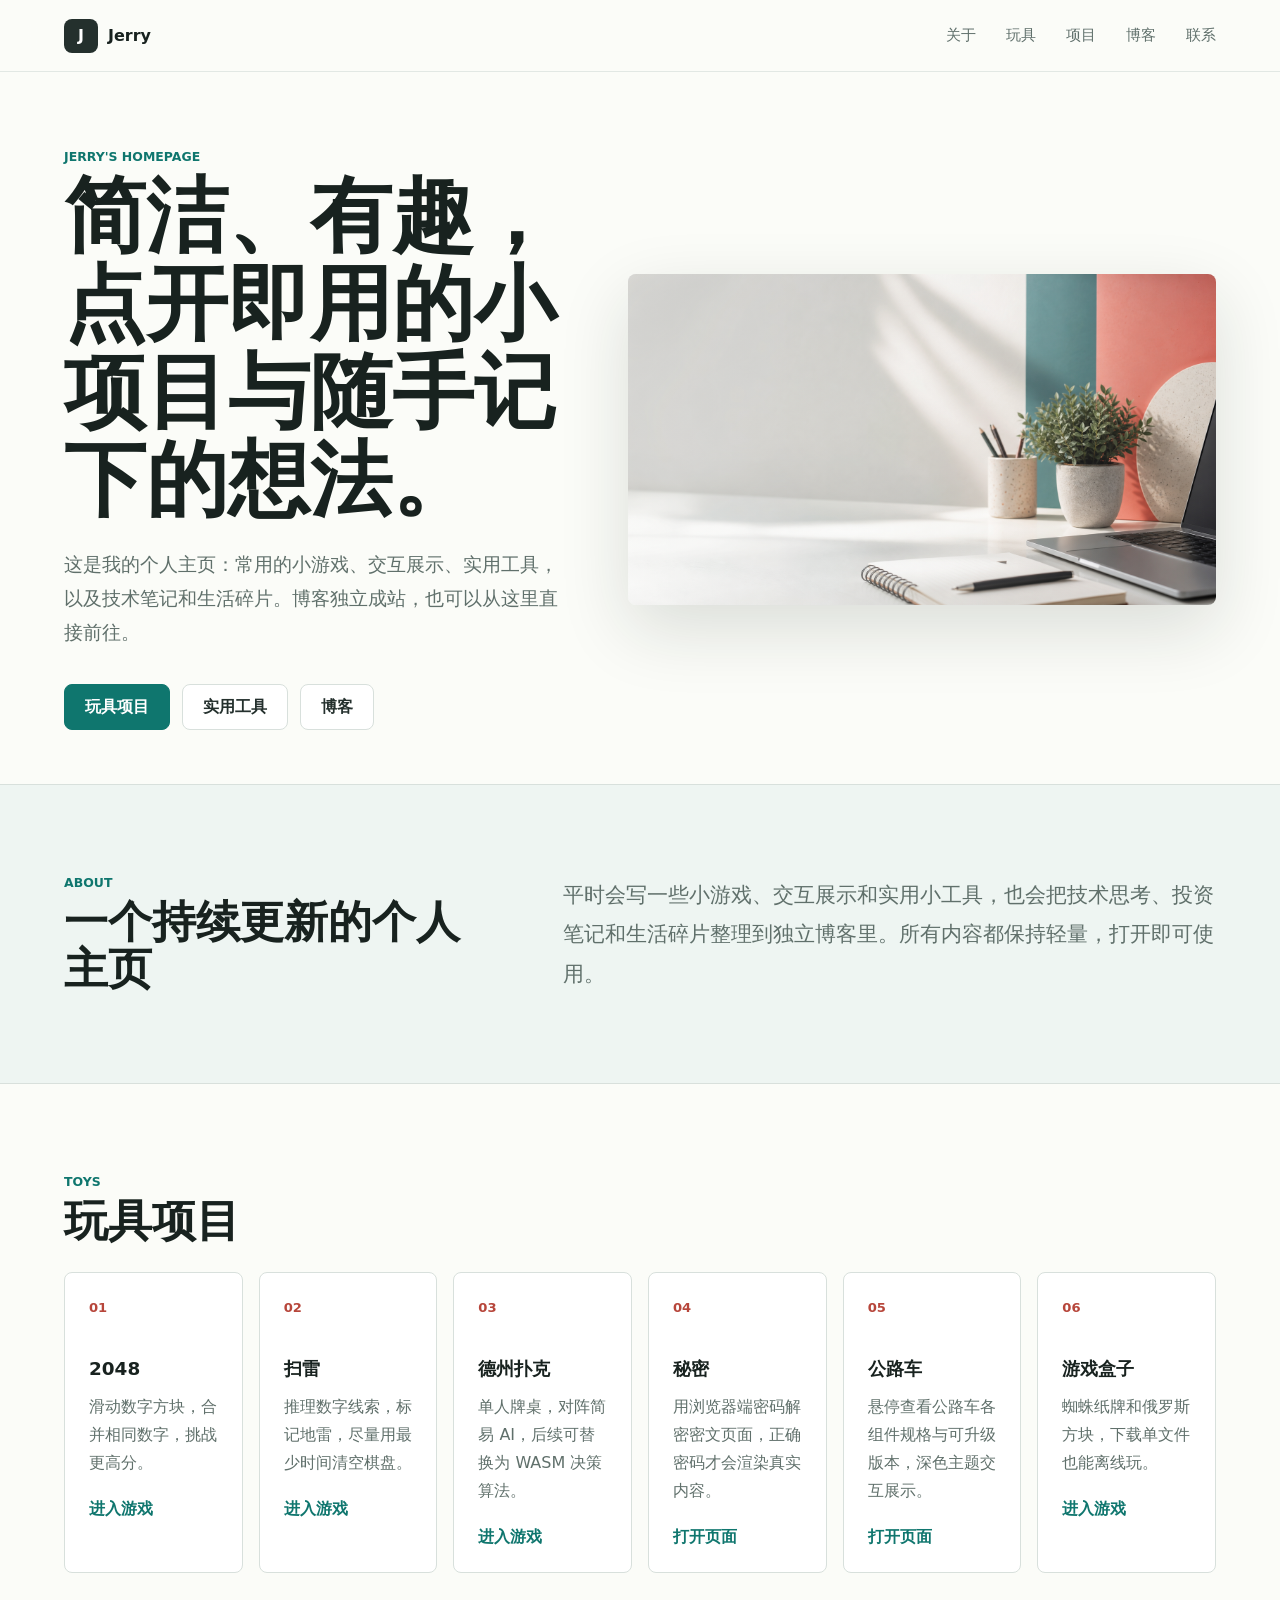
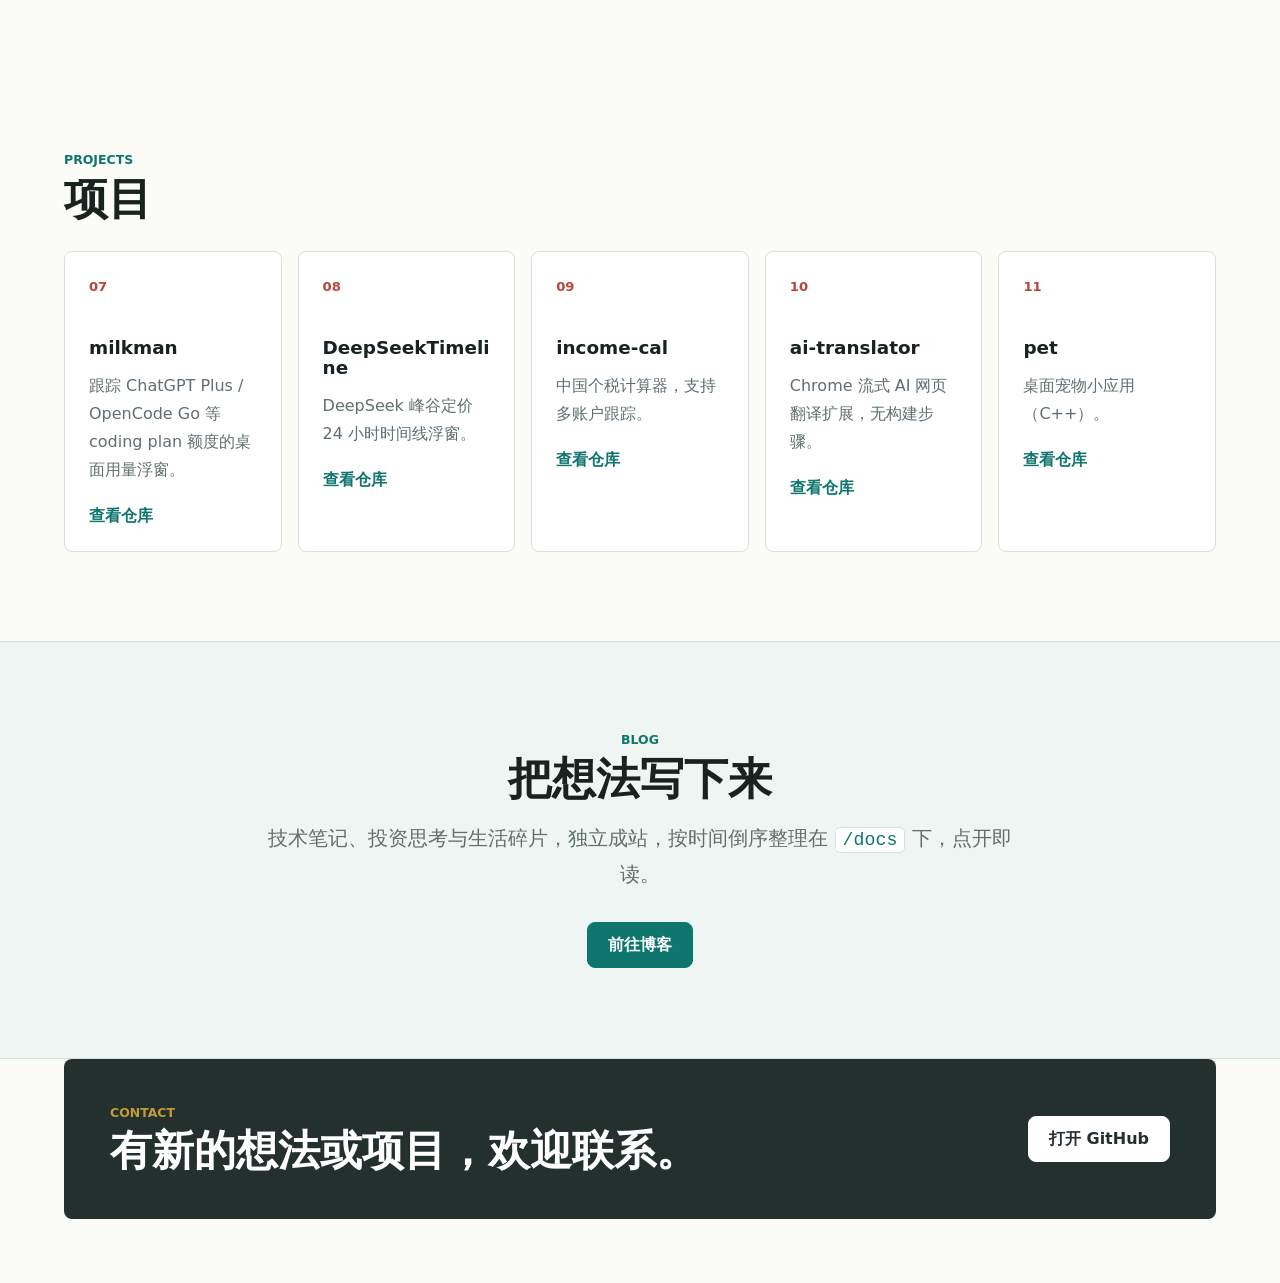
<file: index.html>
<!doctype html>
<html lang="zh-CN">
  <head>
    <meta charset="utf-8" />
    <meta name="viewport" content="width=device-width, initial-scale=1" />
    <meta
      name="description"
      content="Jerry 的个人主页，包含玩具项目、实用小工具与技术博客。"
    />
    <title>Jerry | 个人主页</title>
    <link rel="preload" href="assets/hero-workspace.png" as="image" />
    <link rel="stylesheet" href="styles.css" />
  </head>
  <body>
    <header class="site-header" aria-label="主导航">
      <a class="brand" href="#home" aria-label="Jerry 首页">
        <span class="brand-mark">J</span>
        <span>Jerry</span>
      </a>
      <nav class="nav-links" aria-label="页面导航">
        <a href="#about">关于</a>
        <a href="#work">玩具</a>
        <a href="#projects">项目</a>
        <a href="#blog">博客</a>
        <a href="#contact">联系</a>
      </nav>
    </header>

    <main id="home">
      <section class="hero" aria-label="个人简介">
        <div class="hero-copy">
          <p class="eyebrow">Jerry's Homepage</p>
          <h1>简洁、有趣，点开即用的小项目与随手记下的想法。</h1>
          <p class="hero-text">
            这是我的个人主页：常用的小游戏、交互展示、实用工具，以及技术笔记和生活碎片。博客独立成站，也可以从这里直接前往。
          </p>
          <div class="hero-actions" aria-label="页面快捷入口">
            <a class="button primary" href="#work">玩具项目</a>
            <a class="button secondary" href="#projects">实用工具</a>
            <a class="button secondary" href="#blog">博客</a>
          </div>
        </div>
        <div class="hero-media" aria-hidden="true">
          <img
            src="assets/hero-workspace.png"
            alt=""
            width="1672"
            height="941"
          />
        </div>
      </section>

      <section id="about" class="section intro-section">
        <div class="section-heading">
          <p class="eyebrow">About</p>
          <h2>一个持续更新的个人主页</h2>
        </div>
        <p class="intro-text">
          平时会写一些小游戏、交互展示和实用小工具，也会把技术思考、投资笔记和生活碎片整理到独立博客里。所有内容都保持轻量，打开即可使用。
        </p>
      </section>

      <section id="work" class="section">
        <div class="section-heading">
          <p class="eyebrow">Toys</p>
          <h2>玩具项目</h2>
        </div>
        <div class="feature-grid toys-grid">
          <a class="feature-card app-card" href="apps/2048/index.html">
            <span class="card-index">01</span>
            <h3>2048</h3>
            <p>滑动数字方块，合并相同数字，挑战更高分。</p>
            <span class="card-action">进入游戏</span>
          </a>
          <a class="feature-card app-card" href="apps/minesweeper/index.html">
            <span class="card-index">02</span>
            <h3>扫雷</h3>
            <p>推理数字线索，标记地雷，尽量用最少时间清空棋盘。</p>
            <span class="card-action">进入游戏</span>
          </a>
          <a class="feature-card app-card" href="apps/texas-holdem/index.html">
            <span class="card-index">03</span>
            <h3>德州扑克</h3>
            <p>单人牌桌，对阵简易 AI，后续可替换为 WASM 决策算法。</p>
            <span class="card-action">进入游戏</span>
          </a>
          <a class="feature-card app-card" href="apps/secret/index.html">
            <span class="card-index">04</span>
            <h3>秘密</h3>
            <p>用浏览器端密码解密密文页面，正确密码才会渲染真实内容。</p>
            <span class="card-action">打开页面</span>
          </a>
          <a class="feature-card app-card" href="cycle/">
            <span class="card-index">05</span>
            <h3>公路车</h3>
            <p>悬停查看公路车各组件规格与可升级版本，深色主题交互展示。</p>
            <span class="card-action">打开页面</span>
          </a>
          <a class="feature-card app-card" href="gamebox/">
            <span class="card-index">06</span>
            <h3>游戏盒子</h3>
            <p>蜘蛛纸牌和俄罗斯方块，下载单文件也能离线玩。</p>
            <span class="card-action">进入游戏</span>
          </a>
        </div>
      </section>

      <section id="projects" class="section">
        <div class="section-heading">
          <p class="eyebrow">Projects</p>
          <h2>项目</h2>
        </div>
        <div class="feature-grid">
          <a
            class="feature-card app-card"
            href="https://github.com/jerry2262/milkman"
            aria-label="查看 milkman 仓库（新窗口打开）"
            target="_blank"
            rel="noopener"
          >
            <span class="card-index">07</span>
            <h3>milkman</h3>
            <p>
              跟踪 ChatGPT Plus / OpenCode Go 等 coding plan
              额度的桌面用量浮窗。
            </p>
            <span class="card-action">查看仓库</span>
          </a>
          <a
            class="feature-card app-card"
            href="https://github.com/jerry2262/DeepSeekTimeline"
            aria-label="查看 DeepSeekTimeline 仓库（新窗口打开）"
            target="_blank"
            rel="noopener"
          >
            <span class="card-index">08</span>
            <h3>DeepSeekTimeline</h3>
            <p>DeepSeek 峰谷定价 24 小时时间线浮窗。</p>
            <span class="card-action">查看仓库</span>
          </a>
          <a
            class="feature-card app-card"
            href="https://github.com/jerry2262/income-cal"
            aria-label="查看 income-cal 仓库（新窗口打开）"
            target="_blank"
            rel="noopener"
          >
            <span class="card-index">09</span>
            <h3>income-cal</h3>
            <p>中国个税计算器，支持多账户跟踪。</p>
            <span class="card-action">查看仓库</span>
          </a>
          <a
            class="feature-card app-card"
            href="https://github.com/jerry2262/ai-translator"
            aria-label="查看 ai-translator 仓库（新窗口打开）"
            target="_blank"
            rel="noopener"
          >
            <span class="card-index">10</span>
            <h3>ai-translator</h3>
            <p>Chrome 流式 AI 网页翻译扩展，无构建步骤。</p>
            <span class="card-action">查看仓库</span>
          </a>
          <a
            class="feature-card app-card"
            href="https://github.com/jerry2262/pet"
            aria-label="查看 pet 仓库（新窗口打开）"
            target="_blank"
            rel="noopener"
          >
            <span class="card-index">11</span>
            <h3>pet</h3>
            <p>桌面宠物小应用（C++）。</p>
            <span class="card-action">查看仓库</span>
          </a>
        </div>
      </section>

      <section id="blog" class="section blog-section">
        <div class="blog-copy">
          <p class="eyebrow">Blog</p>
          <h2>把想法写下来</h2>
          <p class="intro-text">
            技术笔记、投资思考与生活碎片，独立成站，按时间倒序整理在
            <code>/docs</code> 下，点开即读。
          </p>
          <a class="button primary" href="docs/">前往博客</a>
        </div>
      </section>

      <section id="contact" class="contact-band" aria-label="联系信息">
        <div>
          <p class="eyebrow">Contact</p>
          <h2>有新的想法或项目，欢迎联系。</h2>
        </div>
        <a
          class="button contact-button"
          href="https://github.com/jerry2262"
          aria-label="打开 Jerry 的 GitHub（新窗口打开）"
          target="_blank"
          rel="noopener"
        >
          打开 GitHub
        </a>
      </section>
    </main>
  </body>
</html>
</file>
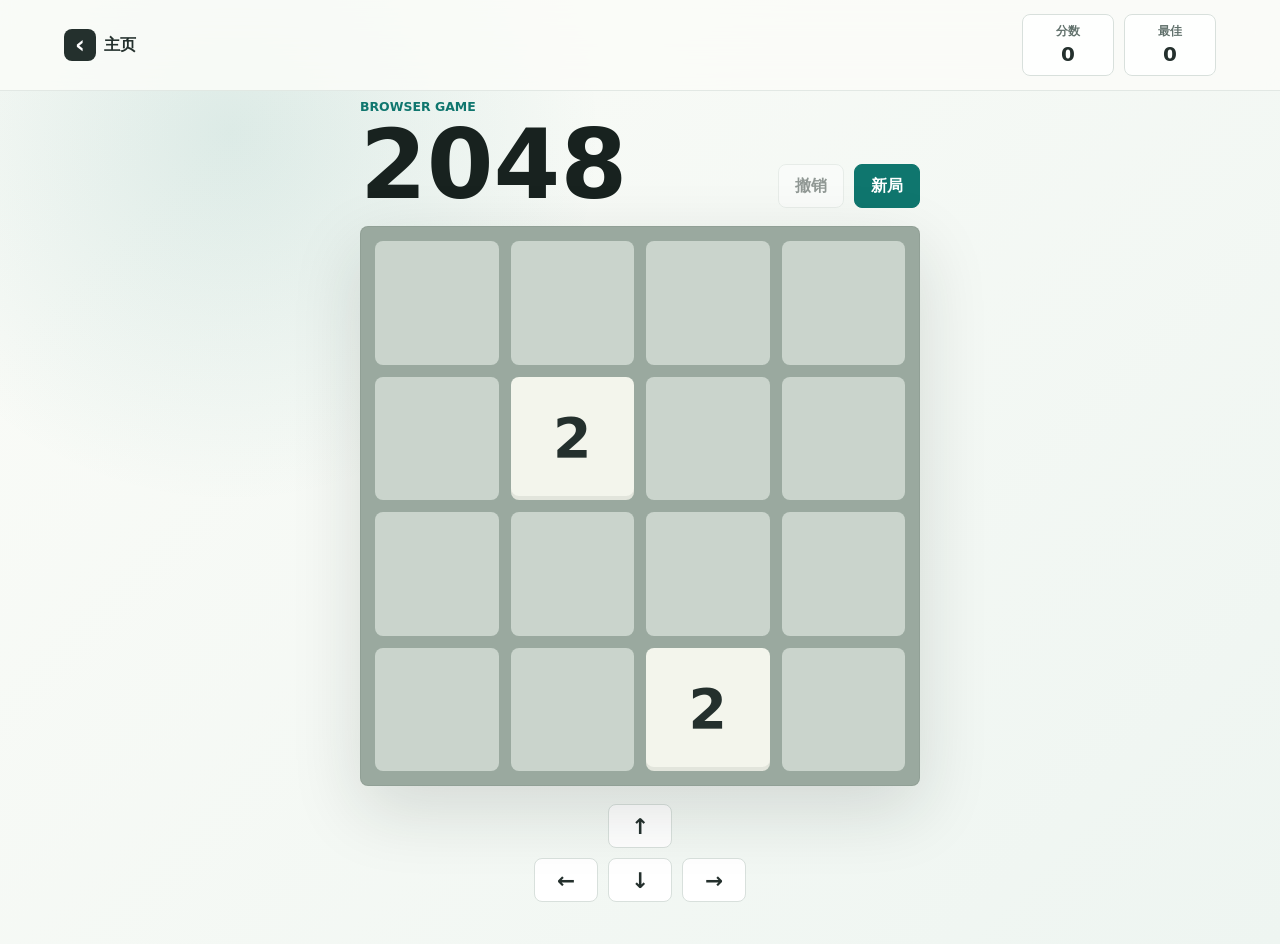
<file: apps/2048/index.html>
<!doctype html>
<html lang="zh-CN">
  <head>
    <meta charset="utf-8" />
    <meta name="viewport" content="width=device-width, initial-scale=1" />
    <meta name="description" content="一个可直接游玩的静态版 2048 游戏。" />
    <title>2048 | Jerry</title>
    <link rel="stylesheet" href="style.css" />
  </head>
  <body>
    <header class="app-header">
      <a class="home-link" href="../../index.html" aria-label="返回主页">
        <span aria-hidden="true">‹</span>
        <span>主页</span>
      </a>
      <div class="status-row" aria-label="游戏分数">
        <div class="status-box">
          <span>分数</span>
          <strong id="score">0</strong>
        </div>
        <div class="status-box">
          <span>最佳</span>
          <strong id="bestScore">0</strong>
        </div>
      </div>
    </header>

    <main class="game-shell">
      <section class="game-panel" aria-label="2048 游戏">
        <div class="game-top">
          <div>
            <p class="eyebrow">Browser Game</p>
            <h1>2048</h1>
          </div>
          <div class="top-actions">
            <button class="ghost-button" id="undoButton" type="button">
              撤销
            </button>
            <button class="solid-button" id="newGameButton" type="button">
              新局
            </button>
          </div>
        </div>

        <div class="board-shell">
          <div
            class="board"
            id="board"
            role="grid"
            aria-label="2048 棋盘"
            tabindex="0"
          ></div>
          <div
            class="game-message"
            id="gameMessage"
            role="status"
            aria-live="assertive"
            aria-atomic="true"
            hidden
          >
            <strong id="messageTitle">游戏结束</strong>
            <button class="solid-button" id="messageButton" type="button">
              再来一局
            </button>
          </div>
        </div>

        <div class="direction-pad" aria-label="方向控制">
          <button type="button" data-direction="up" aria-label="向上移动">
            ↑
          </button>
          <button type="button" data-direction="left" aria-label="向左移动">
            ←
          </button>
          <button type="button" data-direction="down" aria-label="向下移动">
            ↓
          </button>
          <button type="button" data-direction="right" aria-label="向右移动">
            →
          </button>
        </div>
      </section>
    </main>

    <script src="game.js"></script>
  </body>
</html>
</file>
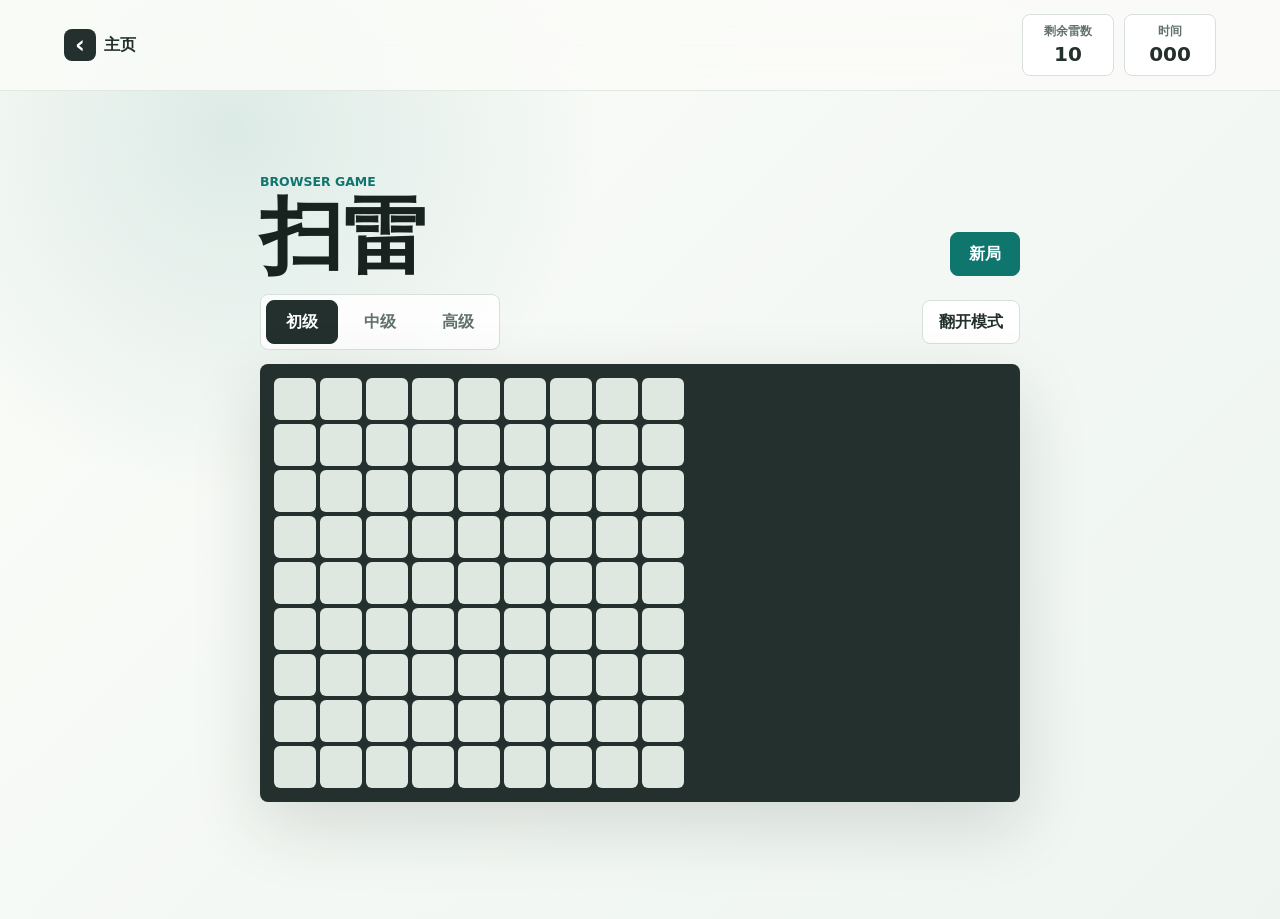
<file: apps/minesweeper/index.html>
<!doctype html>
<html lang="zh-CN">
  <head>
    <meta charset="utf-8" />
    <meta name="viewport" content="width=device-width, initial-scale=1" />
    <meta name="description" content="一个可直接游玩的静态版扫雷游戏。" />
    <title>扫雷 | Jerry</title>
    <link rel="stylesheet" href="style.css" />
  </head>
  <body>
    <header class="app-header">
      <a class="home-link" href="../../index.html" aria-label="返回主页">
        <span aria-hidden="true">‹</span>
        <span>主页</span>
      </a>
      <div class="status-row" aria-label="游戏状态">
        <div class="status-box">
          <span>剩余雷数</span>
          <strong id="mineCount">10</strong>
        </div>
        <div class="status-box">
          <span>时间</span>
          <strong id="timer">000</strong>
        </div>
      </div>
    </header>

    <main class="game-shell">
      <section class="game-panel" aria-label="扫雷游戏">
        <div class="game-top">
          <div>
            <p class="eyebrow">Browser Game</p>
            <h1>扫雷</h1>
          </div>
          <div class="top-actions">
            <button class="solid-button" id="newGameButton" type="button">
              新局
            </button>
          </div>
        </div>

        <div class="controls" aria-label="游戏设置">
          <div class="segmented" id="levelSelector" aria-label="难度">
            <button type="button" data-level="easy" aria-pressed="true">
              初级
            </button>
            <button type="button" data-level="medium" aria-pressed="false">
              中级
            </button>
            <button type="button" data-level="hard" aria-pressed="false">
              高级
            </button>
          </div>
          <button
            class="mode-button"
            id="modeButton"
            type="button"
            aria-pressed="false"
          >
            翻开模式
          </button>
        </div>

        <div class="board-wrap">
          <div class="board-scroll">
            <div
              class="board"
              id="board"
              role="group"
              aria-label="扫雷棋盘"
            ></div>
          </div>
          <div
            class="game-message"
            id="gameMessage"
            role="status"
            aria-live="assertive"
            aria-atomic="true"
            hidden
          >
            <strong id="messageTitle">游戏结束</strong>
            <button class="solid-button" id="messageButton" type="button">
              再来一局
            </button>
          </div>
        </div>
      </section>
    </main>

    <script src="game.js"></script>
  </body>
</html>
</file>
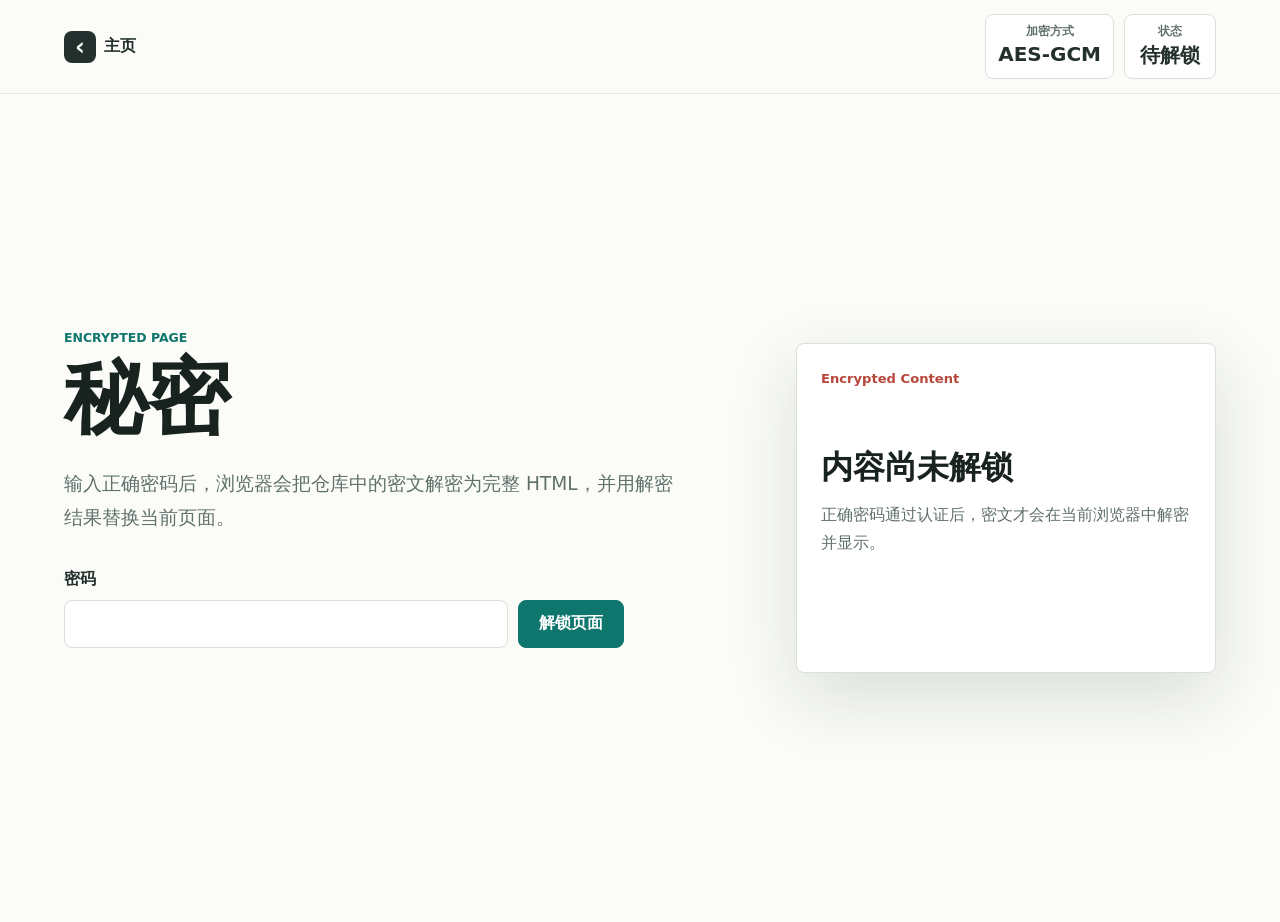
<file: apps/secret/index.html>
<!doctype html>
<html lang="zh-CN">
  <head>
    <meta charset="utf-8" />
    <meta name="viewport" content="width=device-width, initial-scale=1" />
    <meta
      name="description"
      content="一个在浏览器端输入密码并解密内容的静态页面演示。"
    />
    <title>秘密 | Jerry</title>
    <link rel="stylesheet" href="style.css" />
    <script src="payload.js" defer></script>
    <script src="secret-loader.js" defer></script>
  </head>
  <body>
    <header class="app-header" aria-label="秘密应用导航">
      <a class="home-link" href="../../index.html" aria-label="返回主页">
        <span aria-hidden="true">‹</span>
        <span>主页</span>
      </a>
      <div class="status-row" aria-label="加密状态">
        <div class="status-box">
          <span>加密方式</span>
          <strong>AES-GCM</strong>
        </div>
        <div class="status-box">
          <span>状态</span>
          <strong id="secretState">待解锁</strong>
        </div>
      </div>
    </header>

    <main class="secret-shell">
      <section class="unlock-panel" aria-labelledby="secret-title">
        <p class="eyebrow">Encrypted Page</p>
        <h1 id="secret-title">秘密</h1>
        <p class="intro">
          输入正确密码后，浏览器会把仓库中的密文解密为完整
          HTML，并用解密结果替换当前页面。
        </p>

        <form id="unlock-form" class="unlock-form">
          <label for="secret-password">密码</label>
          <div class="password-row">
            <input
              id="secret-password"
              name="password"
              type="password"
              autocomplete="current-password"
              required
            />
            <button class="solid-button" id="unlock-button" type="submit">
              解锁页面
            </button>
          </div>
          <p
            id="unlock-status"
            class="status"
            role="alert"
            aria-live="polite"
          ></p>
        </form>
      </section>

      <aside class="cipher-panel" aria-label="密文状态">
        <span class="cipher-index">Encrypted Content</span>
        <h2>内容尚未解锁</h2>
        <p>正确密码通过认证后，密文才会在当前浏览器中解密并显示。</p>
      </aside>
    </main>
  </body>
</html>
</file>
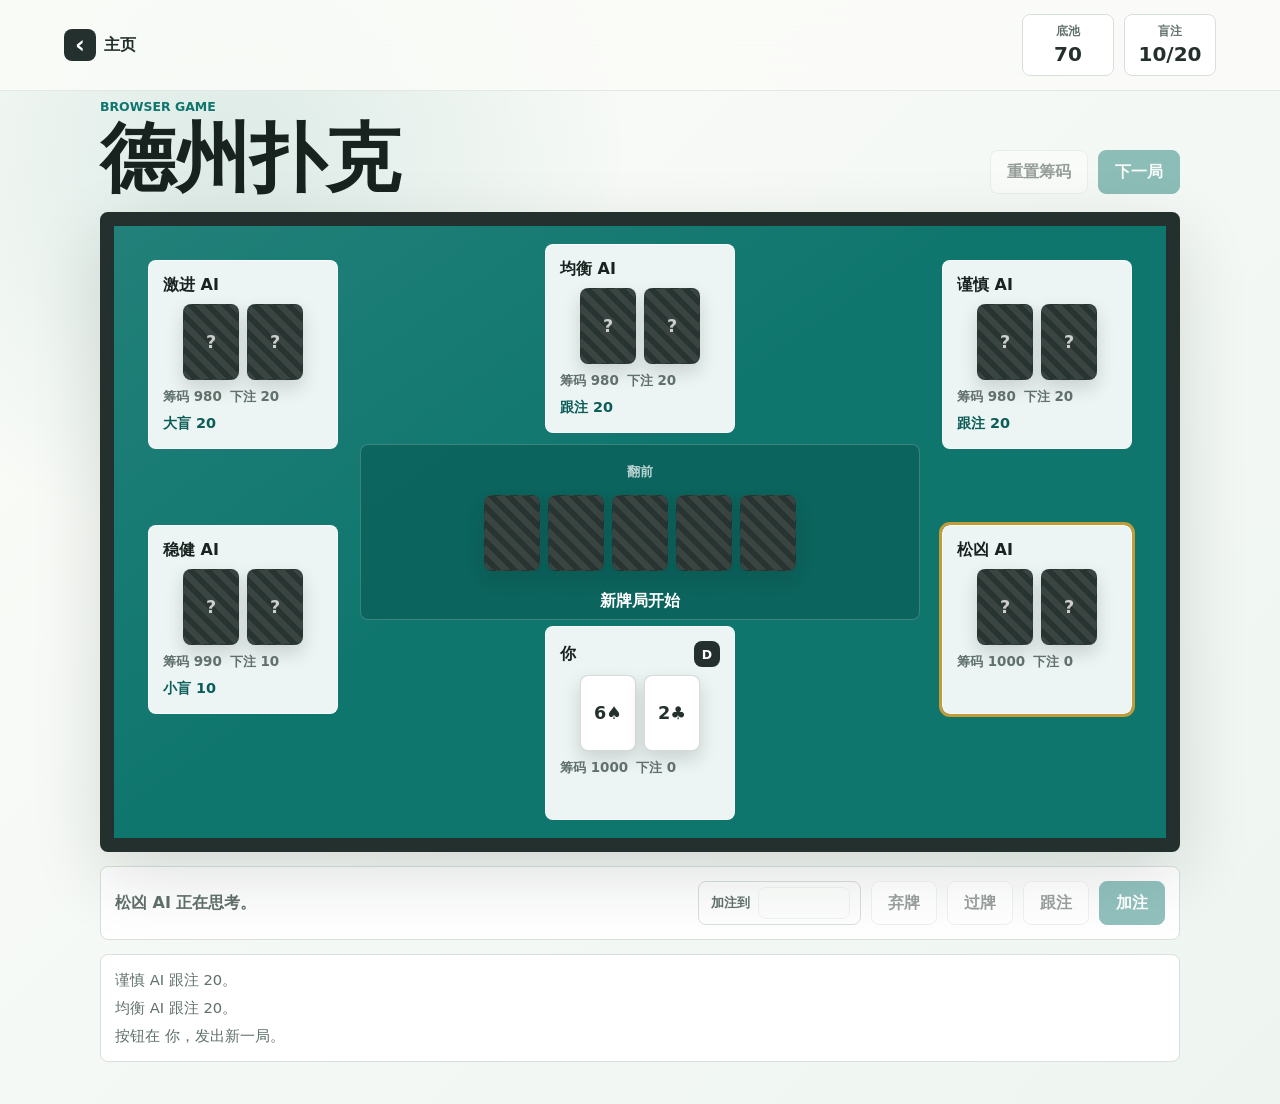
<file: apps/texas-holdem/index.html>
<!doctype html>
<html lang="zh-CN">
  <head>
    <meta charset="utf-8" />
    <meta name="viewport" content="width=device-width, initial-scale=1" />
    <meta name="description" content="一个单人游玩的静态版德州扑克。" />
    <title>德州扑克 | Jerry</title>
    <link rel="stylesheet" href="style.css" />
  </head>
  <body>
    <header class="app-header">
      <a class="home-link" href="../../index.html" aria-label="返回主页">
        <span aria-hidden="true">‹</span>
        <span>主页</span>
      </a>
      <div class="status-row" aria-label="牌局状态">
        <div class="status-box">
          <span>底池</span>
          <strong id="potValue">0</strong>
        </div>
        <div class="status-box">
          <span>盲注</span>
          <strong id="blindValue">10/20</strong>
        </div>
      </div>
    </header>

    <main class="poker-shell">
      <section class="table-panel" aria-label="德州扑克牌桌">
        <div class="game-top">
          <div>
            <p class="eyebrow">Browser Game</p>
            <h1>德州扑克</h1>
          </div>
          <div class="top-actions">
            <button class="ghost-button" id="resetButton" type="button">
              重置筹码
            </button>
            <button class="solid-button" id="newHandButton" type="button">
              下一局
            </button>
          </div>
        </div>

        <div class="table">
          <div class="community-area">
            <p id="stageLabel">翻前</p>
            <div class="community-cards" id="communityCards"></div>
            <strong id="statusText" aria-live="polite">等待行动</strong>
          </div>
          <div class="seats" id="seats"></div>
        </div>

        <div class="action-panel">
          <div class="hint" id="actionHint">轮到你行动。</div>
          <div class="action-controls">
            <label class="raise-field" for="raiseAmount">
              <span>加注到</span>
              <input
                id="raiseAmount"
                type="number"
                inputmode="numeric"
                min="0"
                step="20"
              />
            </label>
            <div class="action-buttons">
              <button class="ghost-button" id="foldButton" type="button">
                弃牌
              </button>
              <button class="ghost-button" id="checkButton" type="button">
                过牌
              </button>
              <button class="ghost-button" id="callButton" type="button">
                跟注
              </button>
              <button class="solid-button" id="raiseButton" type="button">
                加注
              </button>
            </div>
          </div>
        </div>

        <div
          class="log-panel"
          id="logPanel"
          aria-label="牌局记录"
          aria-live="polite"
        ></div>
      </section>
    </main>

    <script src="engine.js"></script>
    <script src="ai-provider.js"></script>
    <script src="app.js"></script>
  </body>
</html>
</file>
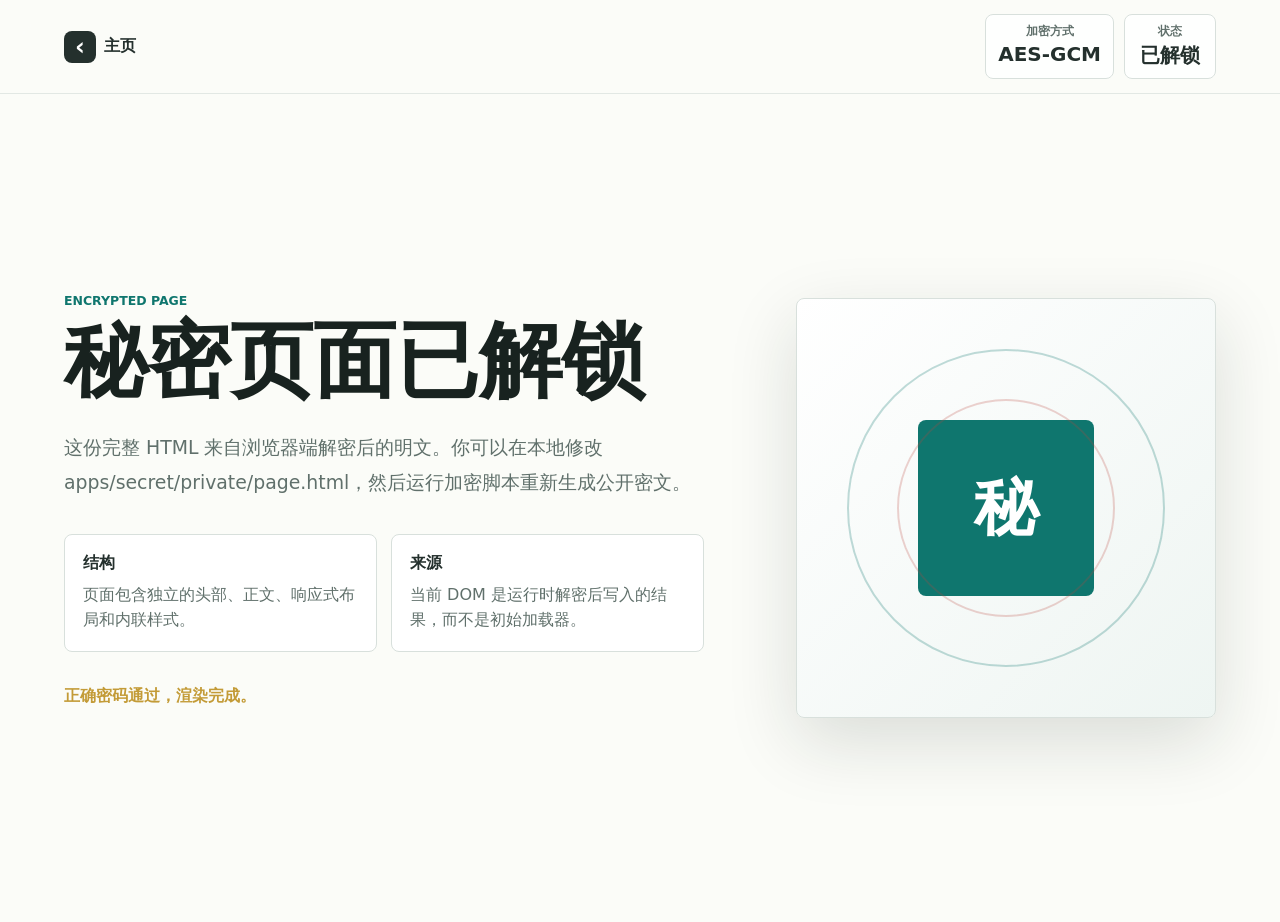
<file: apps/secret/secret-source.example.html>
<!doctype html>
<html lang="zh-CN">
  <head>
    <meta charset="utf-8" />
    <meta name="viewport" content="width=device-width, initial-scale=1" />
    <title>秘密页面 | Jerry</title>
    <style>
      :root {
        color-scheme: light;
        --ink: #18221f;
        --muted: #60706b;
        --paper: #fbfcf8;
        --wash: #eef5f2;
        --panel: #ffffff;
        --panel-glass: rgba(255, 255, 255, 0.84);
        --teal: #0f766e;
        --coral: #b7463b;
        --gold: #c39b37;
        --line: #d8e0dc;
        --charcoal: #24302d;
        --shadow: 0 24px 70px rgba(24, 34, 31, 0.14);
        --header-height: 72px;
        --content-max: 1200px;
        --page-x: clamp(18px, 5vw, 72px);
        font-family:
          Inter,
          ui-sans-serif,
          system-ui,
          -apple-system,
          BlinkMacSystemFont,
          "Segoe UI",
          sans-serif;
      }

      * {
        box-sizing: border-box;
      }

      body {
        min-height: 100svh;
        margin: 0;
        color: var(--ink);
        background: var(--paper);
      }

      a {
        color: inherit;
        text-decoration: none;
      }

      a:focus-visible {
        outline: 3px solid var(--gold);
        outline-offset: 3px;
      }

      .app-header {
        display: flex;
        align-items: center;
        justify-content: space-between;
        gap: 16px;
        min-height: var(--header-height);
        padding: 14px max(var(--page-x), calc((100vw - var(--content-max)) / 2));
        border-bottom: 1px solid rgba(216, 224, 220, 0.7);
        background: rgba(251, 252, 248, 0.86);
        backdrop-filter: blur(18px);
      }

      .home-link {
        display: inline-flex;
        align-items: center;
        gap: 8px;
        min-height: 42px;
        color: var(--charcoal);
        font-weight: 800;
      }

      .home-link span:first-child {
        display: grid;
        place-items: center;
        width: 32px;
        height: 32px;
        color: #fff;
        background: var(--charcoal);
        border-radius: 8px;
        font-size: 1.5rem;
        line-height: 1;
      }

      .status-row {
        display: flex;
        gap: 10px;
      }

      .status-box {
        min-width: 92px;
        padding: 9px 12px;
        text-align: center;
        background: var(--panel-glass);
        border: 1px solid var(--line);
        border-radius: 8px;
      }

      .status-box span {
        display: block;
        color: var(--muted);
        font-size: 0.74rem;
        font-weight: 800;
      }

      .status-box strong {
        display: block;
        margin-top: 2px;
        color: var(--charcoal);
        font-size: 1.25rem;
      }

      .hero {
        display: grid;
        grid-template-columns: minmax(0, 1fr) minmax(280px, 420px);
        gap: clamp(28px, 6vw, 84px);
        align-items: center;
        min-height: calc(100svh - var(--header-height));
        padding-block: clamp(42px, 7vw, 94px);
        padding-inline: max(
          var(--page-x),
          calc((100vw - var(--content-max)) / 2)
        );
      }

      .eyebrow {
        margin: 0 0 8px;
        color: var(--teal);
        font-size: 0.78rem;
        font-weight: 850;
        letter-spacing: 0;
        text-transform: uppercase;
      }

      h1,
      p {
        overflow-wrap: anywhere;
      }

      h1 {
        max-width: 760px;
        margin: 0;
        font-size: clamp(3.2rem, 8vw, 5.2rem);
        line-height: 1.08;
      }

      .lede {
        max-width: 680px;
        margin: 24px 0 0;
        color: var(--muted);
        font-size: 1.18rem;
        line-height: 1.85;
      }

      .proof-grid {
        display: grid;
        grid-template-columns: repeat(2, minmax(0, 1fr));
        gap: 14px;
        margin-top: 34px;
        max-width: 640px;
      }

      .proof-item {
        min-height: 116px;
        padding: 18px;
        border: 1px solid var(--line);
        border-radius: 8px;
        background: var(--panel);
      }

      .proof-item strong {
        display: block;
        margin-bottom: 8px;
        color: var(--charcoal);
      }

      .proof-item span {
        color: var(--muted);
        line-height: 1.6;
      }

      .seal {
        position: relative;
        display: grid;
        place-items: center;
        aspect-ratio: 1;
        border: 1px solid var(--line);
        border-radius: 8px;
        background: linear-gradient(135deg, #fff, var(--wash));
        box-shadow: var(--shadow);
        overflow: hidden;
      }

      .seal::before,
      .seal::after {
        position: absolute;
        content: "";
        border: 2px solid rgba(15, 118, 110, 0.26);
        border-radius: 999px;
      }

      .seal::before {
        inset: 12%;
      }

      .seal::after {
        inset: 24%;
        border-color: rgba(183, 70, 59, 0.24);
      }

      .seal-text {
        position: relative;
        display: grid;
        place-items: center;
        width: 42%;
        aspect-ratio: 1;
        color: #fff;
        background: var(--teal);
        border-radius: 8px;
        font-size: clamp(2rem, 6vw, 4rem);
        font-weight: 900;
      }

      .footer-note {
        margin-top: 34px;
        color: var(--gold);
        font-weight: 820;
      }

      @media (max-width: 820px) {
        .hero {
          grid-template-columns: 1fr;
          min-height: auto;
        }

        .seal {
          max-width: 360px;
        }
      }

      @media (max-width: 560px) {
        .app-header {
          align-items: stretch;
          flex-direction: column;
        }

        .status-row {
          width: 100%;
        }

        .status-box {
          flex: 1;
        }

        .proof-grid {
          grid-template-columns: 1fr;
        }
      }
    </style>
  </head>
  <body>
    <header class="app-header">
      <a class="home-link" href="../../index.html" aria-label="返回主页">
        <span aria-hidden="true">‹</span>
        <span>主页</span>
      </a>
      <div class="status-row" aria-label="加密状态">
        <div class="status-box">
          <span>加密方式</span>
          <strong>AES-GCM</strong>
        </div>
        <div class="status-box">
          <span>状态</span>
          <strong>已解锁</strong>
        </div>
      </div>
    </header>
    <main class="hero">
      <section>
        <p class="eyebrow">Encrypted Page</p>
        <h1>秘密页面已解锁</h1>
        <p class="lede">
          这份完整 HTML 来自浏览器端解密后的明文。你可以在本地修改
          apps/secret/private/page.html，然后运行加密脚本重新生成公开密文。
        </p>
        <div class="proof-grid" aria-label="渲染验证">
          <div class="proof-item">
            <strong>结构</strong>
            <span>页面包含独立的头部、正文、响应式布局和内联样式。</span>
          </div>
          <div class="proof-item">
            <strong>来源</strong>
            <span>当前 DOM 是运行时解密后写入的结果，而不是初始加载器。</span>
          </div>
        </div>
        <p class="footer-note">正确密码通过，渲染完成。</p>
      </section>
      <div class="seal" aria-hidden="true">
        <div class="seal-text">秘</div>
      </div>
    </main>
  </body>
</html>
</file>
<file: styles.css>
:root {
  color-scheme: light;
  --ink: #18221f;
  --muted: #60706b;
  --line: #d8e0dc;
  --paper: #fbfcf8;
  --wash: #eef5f2;
  --panel: #ffffff;
  --panel-glass: rgba(255, 255, 255, 0.84);
  --teal: #0f766e;
  --coral: #b7463b;
  --gold: #c39b37;
  --charcoal: #24302d;
  --shadow: 0 24px 70px rgba(24, 34, 31, 0.14);
  --radius: 8px;
  --header-height: 72px;
  --content-max: 1200px;
  --page-x: clamp(18px, 5vw, 72px);
  font-family:
    Inter, ui-sans-serif, system-ui, -apple-system, BlinkMacSystemFont,
    "Segoe UI", sans-serif;
}

* {
  box-sizing: border-box;
}

html {
  scroll-behavior: smooth;
}

section[id] {
  scroll-margin-top: 88px;
}

body {
  margin: 0;
  color: var(--ink);
  background: var(--paper);
}

a {
  color: inherit;
  text-decoration: none;
}

a:focus-visible,
button:focus-visible {
  outline: 3px solid var(--gold);
  outline-offset: 3px;
}

img {
  display: block;
  max-width: 100%;
}

.site-header {
  position: sticky;
  top: 0;
  z-index: 10;
  display: flex;
  align-items: center;
  justify-content: space-between;
  min-height: var(--header-height);
  padding: 14px max(var(--page-x), calc((100vw - var(--content-max)) / 2));
  background: rgba(251, 252, 248, 0.86);
  border-bottom: 1px solid rgba(216, 224, 220, 0.7);
  backdrop-filter: blur(18px);
}

.brand,
.nav-links,
.hero-actions {
  display: flex;
  align-items: center;
}

.brand {
  gap: 10px;
  font-weight: 750;
}

.brand-mark {
  display: grid;
  place-items: center;
  width: 34px;
  height: 34px;
  color: #fff;
  background: var(--charcoal);
  border-radius: 8px;
}

.nav-links {
  gap: clamp(14px, 3vw, 30px);
  color: var(--muted);
  font-size: 0.95rem;
}

.nav-links a:hover {
  color: var(--teal);
}

.hero {
  display: grid;
  grid-template-columns: minmax(0, 0.92fr) minmax(360px, 1.08fr);
  gap: clamp(28px, 5vw, 72px);
  align-items: center;
  min-height: min(74svh, 720px);
  padding-block: clamp(34px, 6vw, 78px) clamp(26px, 5vw, 54px);
  padding-inline: max(var(--page-x), calc((100vw - var(--content-max)) / 2));
  overflow: hidden;
}

.hero-copy {
  max-width: 720px;
}

.eyebrow {
  margin: 0 0 8px;
  color: var(--teal);
  font-size: 0.78rem;
  font-weight: 850;
  letter-spacing: 0;
  text-transform: uppercase;
}

h1,
h2,
h3,
p {
  overflow-wrap: anywhere;
}

h1,
h2,
h3 {
  margin: 0;
  line-height: 1.08;
}

h1 {
  max-width: 680px;
  font-size: 5.1rem;
}

h2 {
  font-size: 2.75rem;
}

h3 {
  font-size: 1.15rem;
}

.hero-text {
  max-width: 580px;
  margin: 24px 0 0;
  color: var(--muted);
  font-size: 1.18rem;
  line-height: 1.8;
}

.hero-actions {
  flex-wrap: wrap;
  gap: 12px;
  margin-top: 34px;
}

.button {
  display: inline-flex;
  align-items: center;
  justify-content: center;
  min-height: 46px;
  padding: 0 20px;
  border: 1px solid var(--line);
  border-radius: 8px;
  font-weight: 800;
  transition:
    transform 160ms ease,
    border-color 160ms ease,
    background 160ms ease,
    color 160ms ease;
}

.button:hover {
  transform: translateY(-2px);
}

.button.primary {
  color: #fff;
  background: var(--teal);
  border-color: var(--teal);
}

.button.secondary {
  color: var(--charcoal);
  background: #fff;
}

.hero-media {
  position: relative;
  min-height: 330px;
  border-radius: 8px;
  box-shadow: var(--shadow);
  overflow: hidden;
}

.hero-media::after {
  position: absolute;
  inset: 0;
  content: "";
  background: linear-gradient(
    90deg,
    rgba(251, 252, 248, 0.36),
    rgba(251, 252, 248, 0.02)
  );
  pointer-events: none;
}

.hero-media img {
  width: 100%;
  height: 100%;
  min-height: 330px;
  object-fit: cover;
}

.section {
  padding-block: clamp(42px, 7vw, 92px);
  padding-inline: max(var(--page-x), calc((100vw - var(--content-max)) / 2));
}

.intro-section {
  display: grid;
  grid-template-columns: minmax(220px, 0.8fr) minmax(0, 1.2fr);
  gap: clamp(22px, 5vw, 70px);
  align-items: start;
  background: var(--wash);
  border-block: 1px solid var(--line);
}

.section-heading {
  max-width: 620px;
}

.intro-text {
  max-width: 820px;
  margin: 0;
  color: var(--muted);
  font-size: 1.34rem;
  line-height: 1.85;
}

.feature-grid {
  display: grid;
  grid-template-columns: repeat(5, minmax(0, 1fr));
  gap: 16px;
  margin-top: 28px;
}

.toys-grid {
  grid-template-columns: repeat(6, minmax(0, 1fr));
}

.feature-card {
  display: block;
  min-height: 220px;
  padding: 24px;
  background: var(--panel);
  border: 1px solid var(--line);
  border-radius: var(--radius);
}

.app-card {
  transition:
    transform 160ms ease,
    border-color 160ms ease,
    box-shadow 160ms ease;
}

.app-card:hover {
  border-color: rgba(15, 118, 110, 0.42);
  box-shadow: 0 18px 44px rgba(24, 34, 31, 0.1);
  transform: translateY(-3px);
}

.card-index {
  display: inline-block;
  margin-bottom: 44px;
  color: var(--coral);
  font-size: 0.82rem;
  font-weight: 850;
}

.feature-card p {
  margin: 14px 0 0;
  color: var(--muted);
  line-height: 1.75;
}

.card-action {
  display: inline-block;
  margin-top: 22px;
  color: var(--teal);
  font-weight: 850;
}

.contact-band {
  display: flex;
  gap: 24px;
  align-items: center;
  justify-content: space-between;
  margin: 0 max(var(--page-x), calc((100vw - var(--content-max)) / 2))
    clamp(28px, 5vw, 64px);
  padding: clamp(28px, 5vw, 46px);
  color: #fff;
  background: var(--charcoal);
  border-radius: 8px;
}

.blog-section {
  background: var(--wash);
  border-block: 1px solid var(--line);
}

.blog-copy {
  max-width: 760px;
  margin: 0 auto;
  text-align: center;
}

.blog-copy .eyebrow {
  margin-bottom: 8px;
}

.blog-copy h2 {
  margin: 0;
}

.blog-copy .intro-text {
  margin: 18px auto 28px;
  font-size: 1.24rem;
}

.blog-copy code {
  padding: 2px 7px;
  color: var(--teal);
  background: #fff;
  border: 1px solid var(--line);
  border-radius: 5px;
  font-size: 0.92em;
}

.contact-band .eyebrow {
  color: var(--gold);
}

.contact-band h2 {
  max-width: 760px;
  font-size: 2.65rem;
}

.contact-button {
  flex: 0 0 auto;
  color: var(--charcoal);
  background: #fff;
  border-color: #fff;
}

@media (max-width: 860px) {
  .site-header {
    min-height: var(--header-height);
  }

  .hero {
    grid-template-columns: 1fr;
    min-height: auto;
  }

  .hero-media {
    order: -1;
    min-height: 230px;
  }

  .hero-media img {
    min-height: 230px;
  }

  .intro-section,
  .feature-grid {
    grid-template-columns: 1fr;
  }

  h1 {
    font-size: 3.35rem;
  }

  h2,
  .contact-band h2 {
    font-size: 2.2rem;
  }

  .intro-text {
    font-size: 1.18rem;
  }

  .contact-band {
    align-items: flex-start;
    flex-direction: column;
  }
}

@media (min-width: 861px) and (max-width: 1120px) {
  .feature-grid {
    grid-template-columns: repeat(2, minmax(0, 1fr));
  }
}

@media (max-width: 560px) {
  section[id] {
    scroll-margin-top: 118px;
  }

  .site-header {
    align-items: flex-start;
    flex-direction: column;
    gap: 12px;
  }

  .nav-links {
    width: 100%;
    justify-content: space-between;
  }

  .button {
    width: 100%;
  }

  .hero-actions {
    width: 100%;
  }

  h1 {
    font-size: 2.55rem;
  }

  h2,
  .contact-band h2 {
    font-size: 1.85rem;
  }
}

@media (prefers-reduced-motion: reduce) {
  html {
    scroll-behavior: auto;
  }

  .button,
  .app-card {
    transition: none;
  }

  .button:hover,
  .app-card:hover {
    transform: none;
  }
}
</file>
<file: apps/2048/style.css>
:root {
  color-scheme: light;
  --ink: #18221f;
  --muted: #60706b;
  --paper: #fbfcf8;
  --wash: #eef5f2;
  --panel: #ffffff;
  --panel-glass: rgba(255, 255, 255, 0.84);
  --line: #d8e0dc;
  --teal: #0f766e;
  --coral: #b7463b;
  --gold: #c39b37;
  --charcoal: #24302d;
  --shadow: 0 24px 70px rgba(24, 34, 31, 0.14);
  --header-height: 72px;
  --content-max: 1200px;
  --page-x: clamp(18px, 5vw, 72px);
  --board: #9aa99f;
  --cell: #d8e1d9;
  font-family:
    Inter, ui-sans-serif, system-ui, -apple-system, BlinkMacSystemFont,
    "Segoe UI", sans-serif;
}

* {
  box-sizing: border-box;
}

body {
  min-height: 100svh;
  margin: 0;
  color: var(--ink);
  background:
    radial-gradient(
      circle at 18% 14%,
      rgba(15, 118, 110, 0.12),
      transparent 28%
    ),
    linear-gradient(135deg, #fbfcf8 0%, #eef5f1 100%);
}

button,
a {
  font: inherit;
}

button {
  cursor: pointer;
}

button:focus-visible,
a:focus-visible,
.board:focus-visible {
  outline: 3px solid var(--gold);
  outline-offset: 3px;
}

.app-header {
  display: flex;
  align-items: center;
  justify-content: space-between;
  gap: 16px;
  min-height: var(--header-height);
  padding: 14px max(var(--page-x), calc((100vw - var(--content-max)) / 2));
  background: rgba(251, 252, 248, 0.86);
  border-bottom: 1px solid rgba(216, 224, 220, 0.7);
  backdrop-filter: blur(18px);
}

.home-link {
  display: inline-flex;
  align-items: center;
  gap: 8px;
  min-height: 42px;
  color: var(--charcoal);
  font-weight: 800;
  text-decoration: none;
}

.home-link span:first-child {
  display: grid;
  place-items: center;
  width: 32px;
  height: 32px;
  color: #fff;
  background: var(--charcoal);
  border-radius: 8px;
  font-size: 1.5rem;
  line-height: 1;
}

.status-row {
  display: flex;
  gap: 10px;
}

.status-box {
  min-width: 92px;
  padding: 9px 12px;
  text-align: center;
  background: var(--panel-glass);
  border: 1px solid var(--line);
  border-radius: 8px;
}

.status-box span {
  display: block;
  color: var(--muted);
  font-size: 0.74rem;
  font-weight: 800;
}

.status-box strong {
  display: block;
  margin-top: 2px;
  color: var(--charcoal);
  font-size: 1.25rem;
}

.game-shell {
  display: grid;
  place-items: center;
  min-height: calc(100svh - var(--header-height));
  padding: 8px clamp(14px, 4vw, 44px) 42px;
}

.game-panel {
  width: min(100%, 560px);
}

.game-top {
  display: flex;
  align-items: flex-end;
  justify-content: space-between;
  gap: 18px;
  margin-bottom: 18px;
}

.eyebrow {
  margin: 0 0 8px;
  color: var(--teal);
  font-size: 0.78rem;
  font-weight: 850;
  letter-spacing: 0;
  text-transform: uppercase;
}

h1 {
  margin: 0;
  font-size: 6rem;
  line-height: 0.9;
}

.top-actions {
  display: flex;
  flex-wrap: wrap;
  justify-content: flex-end;
  gap: 10px;
}

.ghost-button,
.solid-button,
.direction-pad button {
  min-height: 44px;
  border-radius: 8px;
  font-weight: 800;
  transition:
    transform 150ms ease,
    background 150ms ease,
    color 150ms ease;
}

.ghost-button,
.solid-button {
  padding: 0 16px;
  border: 1px solid var(--line);
}

.ghost-button {
  color: var(--charcoal);
  background: var(--panel-glass);
}

.solid-button {
  color: #fff;
  background: var(--teal);
  border-color: var(--teal);
}

.ghost-button:hover,
.solid-button:hover,
.direction-pad button:hover {
  transform: translateY(-2px);
}

.board-shell {
  position: relative;
  padding: clamp(10px, 2.6vw, 14px);
  background: var(--board);
  border: 1px solid rgba(38, 50, 46, 0.08);
  border-radius: 8px;
  box-shadow: var(--shadow);
}

.board {
  display: grid;
  grid-template-columns: repeat(4, 1fr);
  gap: clamp(8px, 2.2vw, 12px);
  aspect-ratio: 1;
  touch-action: none;
  user-select: none;
}

.cell,
.tile {
  display: grid;
  place-items: center;
  border-radius: 8px;
  aspect-ratio: 1;
}

.cell {
  background: rgba(216, 225, 217, 0.78);
}

.tile {
  color: var(--charcoal);
  font-size: 3.45rem;
  font-weight: 900;
  line-height: 1;
  box-shadow: inset 0 -4px 0 rgba(30, 40, 36, 0.08);
}

.tile[data-value="2"] {
  background: #f3f5ec;
}

.tile[data-value="4"] {
  background: #e8f1e5;
}

.tile[data-value="8"] {
  color: #fff;
  background: #df8a62;
}

.tile[data-value="16"] {
  color: #fff;
  background: var(--coral);
}

.tile[data-value="32"] {
  color: #fff;
  background: #bd4b55;
}

.tile[data-value="64"] {
  color: #fff;
  background: #9c3f53;
}

.tile[data-value="128"] {
  color: #fff;
  background: var(--gold);
  font-size: 2.85rem;
}

.tile[data-value="256"] {
  color: #fff;
  background: #b48129;
  font-size: 2.85rem;
}

.tile[data-value="512"] {
  color: #fff;
  background: #8a7131;
  font-size: 2.85rem;
}

.tile[data-value="1024"],
.tile[data-value="2048"] {
  color: #fff;
  background: var(--teal);
  font-size: 2.25rem;
}

.tile[data-value="4096"],
.tile[data-value="8192"] {
  color: #fff;
  background: var(--charcoal);
  font-size: 2.25rem;
}

.game-message {
  position: absolute;
  inset: clamp(10px, 2.6vw, 14px);
  display: grid;
  place-items: center;
  align-content: center;
  gap: 18px;
  background: rgba(248, 250, 245, 0.88);
  border-radius: 8px;
  backdrop-filter: blur(6px);
}

.game-message[hidden] {
  display: none;
}

.game-message strong {
  font-size: 3.6rem;
}

button:disabled {
  cursor: not-allowed;
  opacity: 0.48;
  transform: none;
}

.direction-pad {
  display: grid;
  grid-template-columns: repeat(3, 64px);
  justify-content: center;
  gap: 10px;
  margin-top: 18px;
}

.direction-pad button {
  width: 64px;
  padding: 0;
  color: var(--charcoal);
  background: var(--panel);
  border: 1px solid var(--line);
  font-size: 1.35rem;
}

.direction-pad button[data-direction="up"] {
  grid-column: 2;
}

.direction-pad button[data-direction="left"] {
  grid-column: 1;
}

.direction-pad button[data-direction="down"] {
  grid-column: 2;
}

.direction-pad button[data-direction="right"] {
  grid-column: 3;
  grid-row: 2;
}

@media (max-width: 560px) {
  .app-header {
    align-items: stretch;
    flex-direction: column;
    padding-top: 14px;
  }

  .status-row {
    width: 100%;
  }

  .status-box {
    flex: 1;
  }

  .game-shell {
    place-items: start center;
    min-height: auto;
    padding-bottom: 26px;
  }

  .game-top {
    align-items: flex-start;
    flex-direction: column;
  }

  h1 {
    font-size: 4.4rem;
  }

  .tile {
    font-size: 2.35rem;
  }

  .tile[data-value="128"],
  .tile[data-value="256"],
  .tile[data-value="512"] {
    font-size: 2rem;
  }

  .tile[data-value="1024"],
  .tile[data-value="2048"],
  .tile[data-value="4096"],
  .tile[data-value="8192"] {
    font-size: 1.55rem;
  }

  .game-message strong {
    font-size: 2.45rem;
  }

  .top-actions {
    width: 100%;
  }

  .ghost-button,
  .solid-button {
    flex: 1;
  }
}

@media (prefers-reduced-motion: reduce) {
  .ghost-button,
  .solid-button,
  .direction-pad button {
    transition: none;
  }

  .ghost-button:hover,
  .solid-button:hover,
  .direction-pad button:hover {
    transform: none;
  }
}
</file>
<file: apps/minesweeper/style.css>
:root {
  color-scheme: light;
  --ink: #18221f;
  --muted: #60706b;
  --paper: #fbfcf8;
  --wash: #eef5f2;
  --panel: #ffffff;
  --panel-glass: rgba(255, 255, 255, 0.84);
  --line: #d8e0dc;
  --teal: #0f766e;
  --coral: #b7463b;
  --gold: #c39b37;
  --charcoal: #24302d;
  --shadow: 0 24px 70px rgba(24, 34, 31, 0.14);
  --header-height: 72px;
  --content-max: 1200px;
  --page-x: clamp(18px, 5vw, 72px);
  --cell: #dfe8e0;
  --cell-open: #f7faf4;
  font-family:
    Inter, ui-sans-serif, system-ui, -apple-system, BlinkMacSystemFont,
    "Segoe UI", sans-serif;
}

* {
  box-sizing: border-box;
}

body {
  min-height: 100svh;
  margin: 0;
  color: var(--ink);
  background:
    radial-gradient(
      circle at 18% 14%,
      rgba(15, 118, 110, 0.12),
      transparent 28%
    ),
    linear-gradient(135deg, #fbfcf8 0%, #eef5f1 100%);
}

button,
a {
  font: inherit;
}

button {
  cursor: pointer;
}

button:focus-visible,
a:focus-visible {
  outline: 3px solid var(--gold);
  outline-offset: 3px;
}

.app-header {
  display: flex;
  align-items: center;
  justify-content: space-between;
  gap: 16px;
  min-height: var(--header-height);
  padding: 14px max(var(--page-x), calc((100vw - var(--content-max)) / 2));
  background: rgba(251, 252, 248, 0.86);
  border-bottom: 1px solid rgba(216, 224, 220, 0.7);
  backdrop-filter: blur(18px);
}

.home-link {
  display: inline-flex;
  align-items: center;
  gap: 8px;
  min-height: 42px;
  color: var(--charcoal);
  font-weight: 800;
  text-decoration: none;
}

.home-link span:first-child {
  display: grid;
  place-items: center;
  width: 32px;
  height: 32px;
  color: #fff;
  background: var(--charcoal);
  border-radius: 8px;
  font-size: 1.5rem;
  line-height: 1;
}

.status-row {
  display: flex;
  gap: 10px;
}

.status-box {
  min-width: 92px;
  padding: 9px 12px;
  text-align: center;
  background: var(--panel-glass);
  border: 1px solid var(--line);
  border-radius: 8px;
}

.status-box span {
  display: block;
  color: var(--muted);
  font-size: 0.74rem;
  font-weight: 800;
}

.status-box strong {
  display: block;
  margin-top: 2px;
  color: var(--charcoal);
  font-size: 1.25rem;
}

.game-shell {
  display: grid;
  place-items: center;
  min-height: calc(100svh - var(--header-height));
  padding: 8px clamp(14px, 4vw, 44px) 42px;
}

.game-panel {
  width: min(100%, 760px);
}

.game-top {
  display: flex;
  align-items: flex-end;
  justify-content: space-between;
  gap: 18px;
  margin-bottom: 18px;
}

.eyebrow {
  margin: 0 0 8px;
  color: var(--teal);
  font-size: 0.78rem;
  font-weight: 850;
  letter-spacing: 0;
  text-transform: uppercase;
}

h1 {
  margin: 0;
  font-size: 5.2rem;
  line-height: 0.95;
}

.solid-button,
.mode-button,
.segmented button {
  min-height: 44px;
  border-radius: 8px;
  font-weight: 800;
  transition:
    transform 150ms ease,
    background 150ms ease,
    color 150ms ease,
    border-color 150ms ease;
}

.solid-button {
  padding: 0 18px;
  color: #fff;
  background: var(--teal);
  border: 1px solid var(--teal);
}

.mode-button {
  min-width: 92px;
  padding: 0 16px;
  color: var(--charcoal);
  background: var(--panel);
  border: 1px solid var(--line);
}

.mode-button[aria-pressed="true"] {
  color: #fff;
  background: var(--coral);
  border-color: var(--coral);
}

.solid-button:hover,
.mode-button:hover,
.segmented button:hover {
  transform: translateY(-2px);
}

.top-actions {
  display: flex;
  gap: 10px;
}

.controls {
  display: flex;
  align-items: center;
  justify-content: space-between;
  gap: 12px;
  margin-bottom: 14px;
}

.segmented {
  display: inline-flex;
  gap: 6px;
  padding: 5px;
  background: var(--panel-glass);
  border: 1px solid var(--line);
  border-radius: 8px;
}

.segmented button {
  min-width: 72px;
  padding: 0 14px;
  color: var(--muted);
  background: transparent;
  border: 1px solid transparent;
}

.segmented button[aria-pressed="true"] {
  color: #fff;
  background: var(--charcoal);
  border-color: var(--charcoal);
}

.board-wrap {
  position: relative;
  width: 100%;
  padding: clamp(10px, 2.2vw, 14px);
  overflow: hidden;
  background: var(--charcoal);
  border-radius: 8px;
  box-shadow: var(--shadow);
}

.board-scroll {
  overflow-x: auto;
}

.board {
  display: grid;
  gap: 4px;
  width: max-content;
  min-width: 100%;
  margin: 0 auto;
  touch-action: manipulation;
  user-select: none;
}

.cell {
  display: grid;
  place-items: center;
  width: var(--cell-size);
  height: var(--cell-size);
  padding: 0;
  color: var(--charcoal);
  background: var(--cell);
  border: 0;
  border-radius: 6px;
  font-size: var(--cell-font);
  font-weight: 900;
  line-height: 1;
}

.cell:not(.is-open):hover {
  background: #eaf1e8;
}

.cell.is-open {
  background: var(--cell-open);
  box-shadow: inset 0 0 0 1px rgba(37, 50, 45, 0.06);
}

.cell.is-flagged {
  color: #fff;
  background: var(--coral);
}

.cell.is-mine {
  color: #fff;
  background: var(--charcoal);
}

.cell.is-hit {
  color: #fff;
  background: var(--coral);
}

.cell[data-adjacent="1"] {
  color: #2563eb;
}

.cell[data-adjacent="2"] {
  color: var(--teal);
}

.cell[data-adjacent="3"] {
  color: var(--coral);
}

.cell[data-adjacent="4"] {
  color: #7c3aed;
}

.cell[data-adjacent="5"],
.cell[data-adjacent="6"],
.cell[data-adjacent="7"],
.cell[data-adjacent="8"] {
  color: #8a5a12;
}

.game-message {
  position: absolute;
  inset: clamp(10px, 2.2vw, 14px);
  display: grid;
  place-items: center;
  align-content: center;
  gap: 18px;
  min-width: 260px;
  background: rgba(249, 251, 246, 0.9);
  border-radius: 8px;
  backdrop-filter: blur(6px);
}

.game-message[hidden] {
  display: none;
}

.game-message strong {
  font-size: 3.3rem;
}

@media (max-width: 620px) {
  .game-shell {
    place-items: start center;
    min-height: auto;
    padding-bottom: 26px;
  }

  .game-top,
  .controls {
    align-items: stretch;
    flex-direction: column;
  }

  h1 {
    font-size: 4rem;
  }

  .top-actions,
  .solid-button,
  .mode-button {
    width: 100%;
  }

  .segmented {
    width: 100%;
  }

  .segmented button {
    flex: 1;
    min-width: 0;
  }

  .game-message strong {
    font-size: 2.35rem;
  }
}

@media (max-width: 560px) {
  .app-header {
    align-items: stretch;
    flex-direction: column;
  }

  .status-row {
    width: 100%;
  }

  .status-box {
    flex: 1;
  }
}

@media (prefers-reduced-motion: reduce) {
  .solid-button,
  .mode-button,
  .segmented button {
    transition: none;
  }

  .solid-button:hover,
  .mode-button:hover,
  .segmented button:hover {
    transform: none;
  }
}
</file>
<file: apps/secret/style.css>
:root {
  color-scheme: light;
  --ink: #18221f;
  --muted: #60706b;
  --line: #d8e0dc;
  --paper: #fbfcf8;
  --wash: #eef5f2;
  --panel: #ffffff;
  --panel-glass: rgba(255, 255, 255, 0.84);
  --teal: #0f766e;
  --coral: #b7463b;
  --gold: #c39b37;
  --charcoal: #24302d;
  --shadow: 0 24px 70px rgba(24, 34, 31, 0.14);
  --header-height: 72px;
  --content-max: 1200px;
  --page-x: clamp(18px, 5vw, 72px);
  font-family:
    Inter, ui-sans-serif, system-ui, -apple-system, BlinkMacSystemFont,
    "Segoe UI", sans-serif;
}

* {
  box-sizing: border-box;
}

body {
  min-height: 100svh;
  margin: 0;
  color: var(--ink);
  background: var(--paper);
}

a {
  color: inherit;
  text-decoration: none;
}

a:focus-visible,
button:focus-visible {
  outline: 3px solid var(--gold);
  outline-offset: 3px;
}

.app-header {
  display: flex;
  align-items: center;
  justify-content: space-between;
  gap: 16px;
  min-height: var(--header-height);
  padding: 14px max(var(--page-x), calc((100vw - var(--content-max)) / 2));
  background: rgba(251, 252, 248, 0.86);
  border-bottom: 1px solid rgba(216, 224, 220, 0.7);
  backdrop-filter: blur(18px);
}

.home-link {
  display: inline-flex;
  align-items: center;
  gap: 8px;
  min-height: 42px;
  color: var(--charcoal);
  font-weight: 800;
}

.home-link span:first-child {
  display: grid;
  place-items: center;
  width: 32px;
  height: 32px;
  color: #fff;
  background: var(--charcoal);
  border-radius: 8px;
  font-size: 1.5rem;
  line-height: 1;
}

.status-row {
  display: flex;
  gap: 10px;
}

.status-box {
  min-width: 92px;
  padding: 9px 12px;
  text-align: center;
  background: var(--panel-glass);
  border: 1px solid var(--line);
  border-radius: 8px;
}

.status-box span {
  display: block;
  color: var(--muted);
  font-size: 0.74rem;
  font-weight: 800;
}

.status-box strong {
  display: block;
  margin-top: 2px;
  color: var(--charcoal);
  font-size: 1.25rem;
}

.secret-shell {
  display: grid;
  grid-template-columns: minmax(0, 1fr) minmax(280px, 420px);
  gap: clamp(24px, 5vw, 72px);
  align-items: center;
  min-height: calc(100svh - var(--header-height));
  padding-block: clamp(34px, 6vw, 78px);
  padding-inline: max(var(--page-x), calc((100vw - var(--content-max)) / 2));
}

.unlock-panel {
  max-width: 720px;
}

.eyebrow {
  margin: 0 0 8px;
  color: var(--teal);
  font-size: 0.78rem;
  font-weight: 850;
  letter-spacing: 0;
  text-transform: uppercase;
}

h1,
h2,
p,
label {
  overflow-wrap: anywhere;
}

h1,
h2 {
  margin: 0;
  line-height: 1.08;
}

h1 {
  font-size: clamp(3.2rem, 8vw, 5.2rem);
}

h2 {
  font-size: 2rem;
}

.intro {
  max-width: 620px;
  margin: 24px 0 0;
  color: var(--muted);
  font-size: 1.16rem;
  line-height: 1.82;
}

.unlock-form {
  max-width: 560px;
  margin-top: 34px;
}

.unlock-form label {
  display: block;
  margin-bottom: 10px;
  color: var(--charcoal);
  font-weight: 820;
}

.password-row {
  display: flex;
  gap: 10px;
  align-items: stretch;
}

input,
button {
  min-height: 48px;
  border-radius: 8px;
  font: inherit;
}

input {
  width: 100%;
  min-width: 0;
  padding: 0 14px;
  color: var(--ink);
  background: var(--panel);
  border: 1px solid var(--line);
  outline: none;
}

input:focus {
  border-color: rgba(15, 118, 110, 0.72);
  box-shadow: 0 0 0 4px rgba(15, 118, 110, 0.12);
}

button {
  flex: 0 0 auto;
  padding: 0 20px;
  color: #fff;
  font-weight: 800;
  background: var(--teal);
  border: 1px solid var(--teal);
  cursor: pointer;
  transition:
    transform 160ms ease,
    background 160ms ease;
}

button:hover {
  transform: translateY(-2px);
}

button:disabled {
  cursor: wait;
  opacity: 0.72;
  transform: none;
}

.status {
  min-height: 1.6em;
  margin: 12px 0 0;
  color: var(--coral);
  font-weight: 780;
}

.status.is-working {
  color: var(--gold);
}

.cipher-panel {
  min-height: 330px;
  padding: 24px;
  background: var(--panel);
  border: 1px solid var(--line);
  border-radius: 8px;
  box-shadow: var(--shadow);
}

.cipher-index {
  display: inline-block;
  margin-bottom: 64px;
  color: var(--coral);
  font-size: 0.82rem;
  font-weight: 850;
}

.cipher-panel p {
  margin: 16px 0 0;
  color: var(--muted);
  line-height: 1.75;
}

@media (max-width: 820px) {
  .secret-shell {
    grid-template-columns: 1fr;
    min-height: auto;
  }

  .cipher-panel {
    min-height: 220px;
  }
}

@media (max-width: 560px) {
  .app-header,
  .password-row {
    align-items: stretch;
    flex-direction: column;
  }

  .status-row {
    width: 100%;
  }

  .status-box {
    flex: 1;
  }

  button {
    width: 100%;
  }
}

@media (prefers-reduced-motion: reduce) {
  button {
    transition: none;
  }

  button:hover {
    transform: none;
  }
}
</file>
<file: apps/texas-holdem/style.css>
:root {
  color-scheme: light;
  --ink: #18221f;
  --muted: #60706b;
  --paper: #fbfcf8;
  --wash: #eef5f2;
  --panel: #ffffff;
  --panel-glass: rgba(255, 255, 255, 0.84);
  --line: #d8e0dc;
  --teal: #0f766e;
  --coral: #b7463b;
  --gold: #c39b37;
  --charcoal: #24302d;
  --shadow: 0 24px 70px rgba(24, 34, 31, 0.14);
  --header-height: 72px;
  --content-max: 1200px;
  --page-x: clamp(18px, 5vw, 72px);
  --felt: var(--teal);
  --felt-dark: #0b5d58;
  font-family:
    Inter, ui-sans-serif, system-ui, -apple-system, BlinkMacSystemFont,
    "Segoe UI", sans-serif;
}

* {
  box-sizing: border-box;
}

body {
  min-height: 100svh;
  margin: 0;
  color: var(--ink);
  background:
    radial-gradient(
      circle at 18% 14%,
      rgba(15, 118, 110, 0.12),
      transparent 28%
    ),
    linear-gradient(135deg, #fbfcf8 0%, #eef5f1 100%);
}

button,
a {
  font: inherit;
}

button {
  cursor: pointer;
}

button:focus-visible,
a:focus-visible,
input:focus-visible {
  outline: 3px solid var(--gold);
  outline-offset: 3px;
}

.app-header {
  display: flex;
  align-items: center;
  justify-content: space-between;
  gap: 16px;
  min-height: var(--header-height);
  padding: 14px max(var(--page-x), calc((100vw - var(--content-max)) / 2));
  background: rgba(251, 252, 248, 0.86);
  border-bottom: 1px solid rgba(216, 224, 220, 0.7);
  backdrop-filter: blur(18px);
}

.home-link {
  display: inline-flex;
  align-items: center;
  gap: 8px;
  min-height: 42px;
  color: var(--charcoal);
  font-weight: 800;
  text-decoration: none;
}

.home-link span:first-child {
  display: grid;
  place-items: center;
  width: 32px;
  height: 32px;
  color: #fff;
  background: var(--charcoal);
  border-radius: 8px;
  font-size: 1.5rem;
  line-height: 1;
}

.status-row,
.top-actions,
.action-buttons,
.action-controls {
  display: flex;
  gap: 10px;
}

.status-box {
  min-width: 92px;
  padding: 9px 12px;
  text-align: center;
  background: var(--panel-glass);
  border: 1px solid var(--line);
  border-radius: 8px;
}

.status-box span {
  display: block;
  color: var(--muted);
  font-size: 0.74rem;
  font-weight: 800;
}

.status-box strong {
  display: block;
  margin-top: 2px;
  color: var(--charcoal);
  font-size: 1.25rem;
}

.poker-shell {
  display: grid;
  place-items: center;
  min-height: calc(100svh - var(--header-height));
  padding: 8px clamp(14px, 4vw, 44px) 42px;
}

.table-panel {
  width: min(100%, 1080px);
}

.game-top {
  display: flex;
  align-items: flex-end;
  justify-content: space-between;
  gap: 18px;
  margin-bottom: 18px;
}

.eyebrow {
  margin: 0 0 8px;
  color: var(--felt);
  font-size: 0.78rem;
  font-weight: 850;
  letter-spacing: 0;
  text-transform: uppercase;
}

h1 {
  margin: 0;
  font-size: 4.7rem;
  line-height: 0.96;
}

.ghost-button,
.solid-button {
  min-height: 44px;
  padding: 0 16px;
  border-radius: 8px;
  font-weight: 800;
  transition:
    transform 150ms ease,
    background 150ms ease,
    color 150ms ease,
    border-color 150ms ease;
}

.ghost-button {
  color: var(--charcoal);
  background: var(--panel-glass);
  border: 1px solid var(--line);
}

.solid-button {
  color: #fff;
  background: var(--felt);
  border: 1px solid var(--felt);
}

.ghost-button:hover,
.solid-button:hover {
  transform: translateY(-2px);
}

button:disabled {
  cursor: not-allowed;
  opacity: 0.45;
  transform: none;
}

.table {
  position: relative;
  min-height: 640px;
  padding: 24px;
  overflow: hidden;
  background:
    linear-gradient(145deg, rgba(255, 255, 255, 0.08), transparent 45%),
    var(--felt);
  border: 14px solid var(--charcoal);
  border-radius: 8px;
  box-shadow: var(--shadow);
}

.community-area {
  position: absolute;
  inset: 50%;
  display: grid;
  place-items: center;
  width: min(86%, 560px);
  min-height: 176px;
  padding: 18px;
  color: #fff;
  background: rgba(11, 93, 88, 0.72);
  border: 1px solid rgba(255, 255, 255, 0.2);
  border-radius: 8px;
  transform: translate(-50%, -50%);
}

.community-area p,
.community-area strong {
  margin: 0;
}

.community-area p {
  color: rgba(255, 255, 255, 0.72);
  font-size: 0.82rem;
  font-weight: 850;
}

.community-cards,
.cards {
  display: flex;
  justify-content: center;
  gap: 8px;
}

.community-cards {
  min-height: 82px;
  margin: 14px 0;
}

.card {
  display: grid;
  place-items: center;
  width: 56px;
  height: 76px;
  color: var(--charcoal);
  background: #fff;
  border: 1px solid rgba(37, 50, 45, 0.18);
  border-radius: 8px;
  box-shadow: 0 8px 18px rgba(23, 35, 31, 0.16);
  font-size: 1.1rem;
  font-weight: 900;
}

.card.is-red {
  color: #c83444;
}

.card.is-back {
  color: rgba(255, 255, 255, 0.74);
  background:
    repeating-linear-gradient(
      45deg,
      rgba(255, 255, 255, 0.1) 0 6px,
      rgba(255, 255, 255, 0.02) 6px 12px
    ),
    var(--charcoal);
}

.seat {
  position: absolute;
  display: grid;
  gap: 8px;
  width: 190px;
  padding: 14px;
  color: var(--ink);
  background: rgba(255, 255, 255, 0.92);
  border: 1px solid rgba(255, 255, 255, 0.72);
  border-radius: 8px;
}

.seat.is-current {
  outline: 3px solid var(--gold);
}

.seat.is-folded {
  opacity: 0.58;
}

.seat.is-winner {
  outline: 3px solid #fff;
}

.seat-0 {
  left: 50%;
  bottom: 18px;
  transform: translateX(-50%);
}

.seat-1 {
  left: 34px;
  bottom: 124px;
}

.seat-2 {
  top: 34px;
  left: 34px;
}

.seat-3 {
  top: 18px;
  left: 50%;
  transform: translateX(-50%);
}

.seat-4 {
  top: 34px;
  right: 34px;
}

.seat-5 {
  right: 34px;
  bottom: 124px;
}

.seat-head {
  display: flex;
  align-items: center;
  justify-content: space-between;
  gap: 10px;
}

.seat-name {
  font-weight: 900;
}

.dealer {
  display: none;
  place-items: center;
  width: 26px;
  height: 26px;
  color: #fff;
  background: var(--charcoal);
  border-radius: 8px;
  font-size: 0.78rem;
  font-weight: 900;
}

.seat.is-dealer .dealer {
  display: grid;
}

.meta {
  display: flex;
  flex-wrap: wrap;
  gap: 8px;
  color: var(--muted);
  font-size: 0.84rem;
  font-weight: 750;
}

.last-action {
  min-height: 20px;
  color: var(--felt-dark);
  font-size: 0.9rem;
  font-weight: 850;
}

.action-panel,
.log-panel {
  margin-top: 14px;
  padding: 14px;
  background: var(--panel);
  border: 1px solid var(--line);
  border-radius: 8px;
}

.action-panel {
  display: flex;
  align-items: center;
  justify-content: space-between;
  gap: 14px;
}

.hint {
  color: var(--muted);
  font-weight: 800;
}

.action-controls {
  align-items: center;
  justify-content: flex-end;
}

.raise-field {
  display: flex;
  align-items: center;
  gap: 8px;
  min-height: 44px;
  padding: 0 10px 0 12px;
  color: var(--muted);
  background: rgba(255, 255, 255, 0.92);
  border: 1px solid var(--line);
  border-radius: 8px;
  font-size: 0.84rem;
  font-weight: 850;
  white-space: nowrap;
}

.raise-field input {
  width: 92px;
  min-height: 32px;
  color: var(--charcoal);
  background: #f7faf7;
  border: 1px solid var(--line);
  border-radius: 8px;
  font: inherit;
  font-size: 0.95rem;
  font-weight: 900;
  text-align: center;
}

.raise-field input:disabled {
  opacity: 0.45;
}

.log-panel {
  display: grid;
  gap: 6px;
  max-height: 150px;
  overflow-y: auto;
  color: var(--muted);
  font-size: 0.92rem;
  line-height: 1.5;
}

@media (max-width: 860px) {
  .game-top,
  .action-panel {
    align-items: stretch;
    flex-direction: column;
  }

  h1 {
    font-size: 3.45rem;
  }

  .top-actions,
  .action-buttons,
  .action-controls {
    width: 100%;
  }

  .top-actions button,
  .action-buttons button {
    flex: 1;
  }

  .action-controls {
    align-items: stretch;
  }

  .raise-field {
    justify-content: space-between;
  }

  .raise-field input {
    width: 118px;
  }

  .table {
    display: grid;
    gap: 12px;
    min-height: auto;
    padding: 14px;
    border-width: 8px;
  }

  .community-area,
  .seat {
    position: static;
    width: 100%;
    transform: none;
  }

  .seat {
    order: 2;
  }

  .community-area {
    order: 1;
  }

  .card {
    width: 48px;
    height: 66px;
  }
}

@media (max-width: 560px) {
  .app-header {
    align-items: stretch;
    flex-direction: column;
  }

  .status-row {
    width: 100%;
  }

  .status-box {
    flex: 1;
  }

  .poker-shell {
    min-height: auto;
  }

  h1 {
    font-size: 2.7rem;
  }

  .action-buttons,
  .top-actions,
  .action-controls {
    flex-direction: column;
  }

  .raise-field input {
    width: 100%;
  }
}

@media (prefers-reduced-motion: reduce) {
  .ghost-button,
  .solid-button {
    transition: none;
  }

  .ghost-button:hover,
  .solid-button:hover {
    transform: none;
  }
}
</file>
